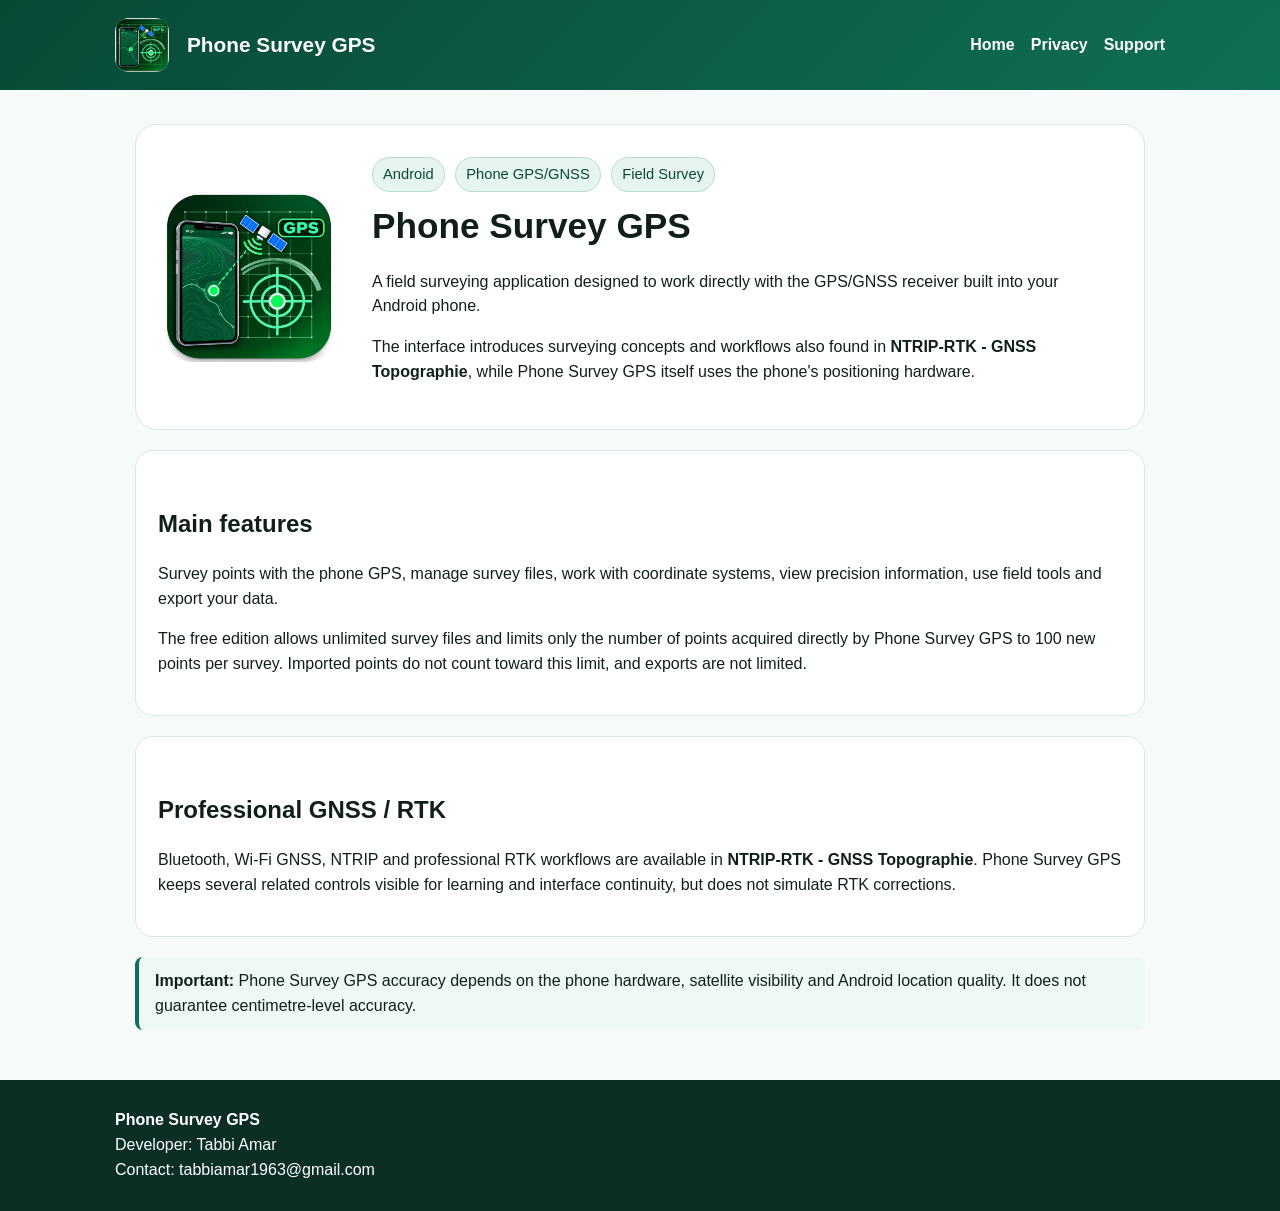
<file: index.html>
<!doctype html>
<html lang="en">
<head>
  <meta charset="utf-8">
  <meta name="viewport" content="width=device-width,initial-scale=1">
  <title>Phone Survey GPS</title>
  <meta name="description" content="Phone Survey GPS is a field surveying application using the phone's built-in GPS/GNSS.">
  <link rel="stylesheet" href="styles.css">
</head>
<body>
<header>
  <nav>
    <img src="phone-survey-gps-icon.png" alt="Phone Survey GPS icon">
    <div class="brand">Phone Survey GPS</div>
    <div class="links">
      <a href="index.html">Home</a>
      <a href="privacy.html">Privacy</a>
      <a href="support.html">Support</a>
    </div>
  </nav>
</header>
<main>
  <section class="hero">
    <img src="phone-survey-gps-icon.png" alt="Phone Survey GPS">
    <div>
      <span class="badge">Android</span>
      <span class="badge">Phone GPS/GNSS</span>
      <span class="badge">Field Survey</span>
      <h1>Phone Survey GPS</h1>
      <p>
        A field surveying application designed to work directly with the GPS/GNSS receiver
        built into your Android phone.
      </p>
      <p>
        The interface introduces surveying concepts and workflows also found in
        <strong>NTRIP-RTK - GNSS Topographie</strong>, while Phone Survey GPS itself
        uses the phone's positioning hardware.
      </p>
    </div>
  </section>

  <section class="card">
    <h2>Main features</h2>
    <p>
      Survey points with the phone GPS, manage survey files, work with coordinate systems,
      view precision information, use field tools and export your data.
    </p>
    <p>
      The free edition allows unlimited survey files and limits only the number of
      points acquired directly by Phone Survey GPS to 100 new points per survey.
      Imported points do not count toward this limit, and exports are not limited.
    </p>
  </section>

  <section class="card">
    <h2>Professional GNSS / RTK</h2>
    <p>
      Bluetooth, Wi-Fi GNSS, NTRIP and professional RTK workflows are available in
      <strong>NTRIP-RTK - GNSS Topographie</strong>. Phone Survey GPS keeps several
      related controls visible for learning and interface continuity, but does not
      simulate RTK corrections.
    </p>
  </section>

  <section class="notice">
    <strong>Important:</strong> Phone Survey GPS accuracy depends on the phone hardware,
    satellite visibility and Android location quality. It does not guarantee centimetre-level accuracy.
  </section>
</main>
<footer>
  <div class="inner">
    <strong>Phone Survey GPS</strong><br>
    <span>Developer: Tabbi Amar</span><br>
    <span>Contact: tabbiamar1963@gmail.com</span>
  </div>
</footer>
</body>
</html>
</file>
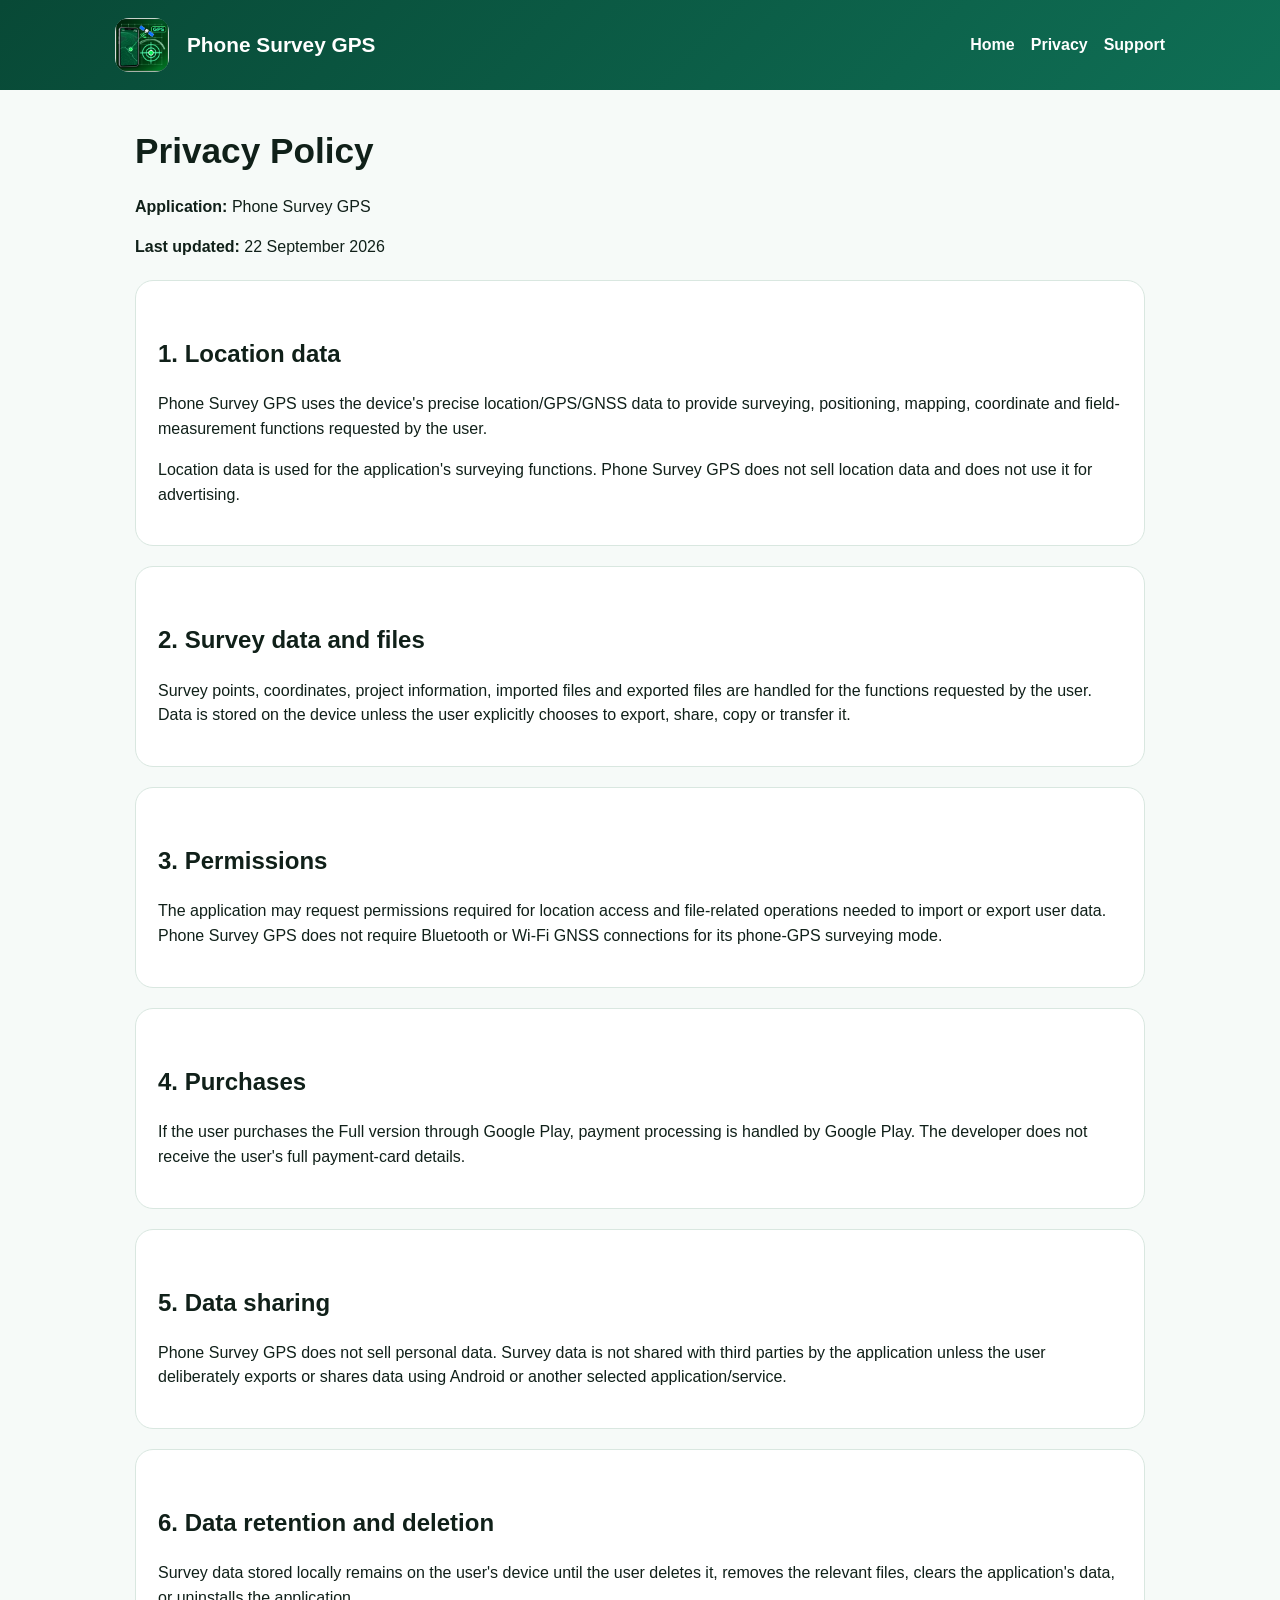
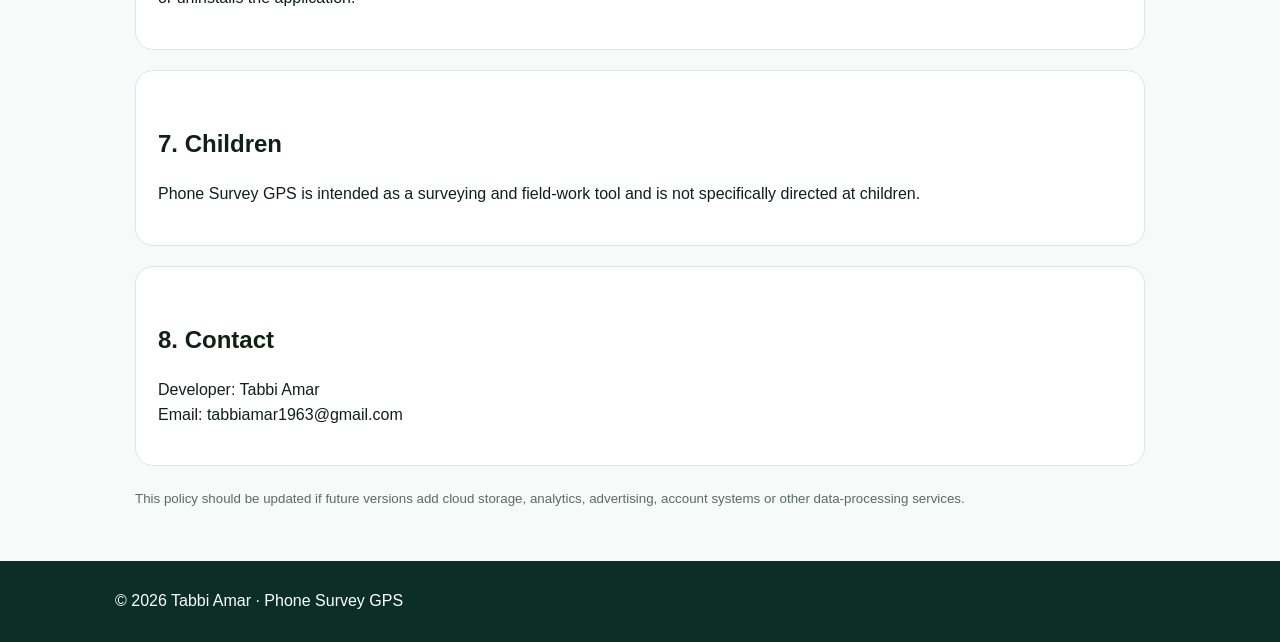
<file: privacy.html>
<!doctype html>
<html lang="en">
<head>
  <meta charset="utf-8">
  <meta name="viewport" content="width=device-width,initial-scale=1">
  <title>Privacy Policy - Phone Survey GPS</title>
  <link rel="stylesheet" href="styles.css">
</head>
<body>
<header>
  <nav>
    <img src="phone-survey-gps-icon.png" alt="Phone Survey GPS icon">
    <div class="brand">Phone Survey GPS</div>
    <div class="links">
      <a href="index.html">Home</a>
      <a href="privacy.html">Privacy</a>
      <a href="support.html">Support</a>
    </div>
  </nav>
</header>
<main>
  <h1>Privacy Policy</h1>
  <p><strong>Application:</strong> Phone Survey GPS</p>
  <p><strong>Last updated:</strong> 22 September 2026</p>

  <div class="card">
    <h2>1. Location data</h2>
    <p>
      Phone Survey GPS uses the device's precise location/GPS/GNSS data to provide
      surveying, positioning, mapping, coordinate and field-measurement functions requested
      by the user.
    </p>
    <p>
      Location data is used for the application's surveying functions. Phone Survey GPS
      does not sell location data and does not use it for advertising.
    </p>
  </div>

  <div class="card">
    <h2>2. Survey data and files</h2>
    <p>
      Survey points, coordinates, project information, imported files and exported files
      are handled for the functions requested by the user. Data is stored on the device
      unless the user explicitly chooses to export, share, copy or transfer it.
    </p>
  </div>

  <div class="card">
    <h2>3. Permissions</h2>
    <p>
      The application may request permissions required for location access and file-related
      operations needed to import or export user data. Phone Survey GPS does not require
      Bluetooth or Wi-Fi GNSS connections for its phone-GPS surveying mode.
    </p>
  </div>

  <div class="card">
    <h2>4. Purchases</h2>
    <p>
      If the user purchases the Full version through Google Play, payment processing is
      handled by Google Play. The developer does not receive the user's full payment-card details.
    </p>
  </div>

  <div class="card">
    <h2>5. Data sharing</h2>
    <p>
      Phone Survey GPS does not sell personal data. Survey data is not shared with third
      parties by the application unless the user deliberately exports or shares data using
      Android or another selected application/service.
    </p>
  </div>

  <div class="card">
    <h2>6. Data retention and deletion</h2>
    <p>
      Survey data stored locally remains on the user's device until the user deletes it,
      removes the relevant files, clears the application's data, or uninstalls the application.
    </p>
  </div>

  <div class="card">
    <h2>7. Children</h2>
    <p>
      Phone Survey GPS is intended as a surveying and field-work tool and is not specifically
      directed at children.
    </p>
  </div>

  <div class="card">
    <h2>8. Contact</h2>
    <p>
      Developer: Tabbi Amar<br>
      Email: tabbiamar1963@gmail.com
    </p>
  </div>

  <p><small>
    This policy should be updated if future versions add cloud storage, analytics,
    advertising, account systems or other data-processing services.
  </small></p>
</main>
<footer>
  <div class="inner">© 2026 Tabbi Amar · Phone Survey GPS</div>
</footer>
</body>
</html>
</file>
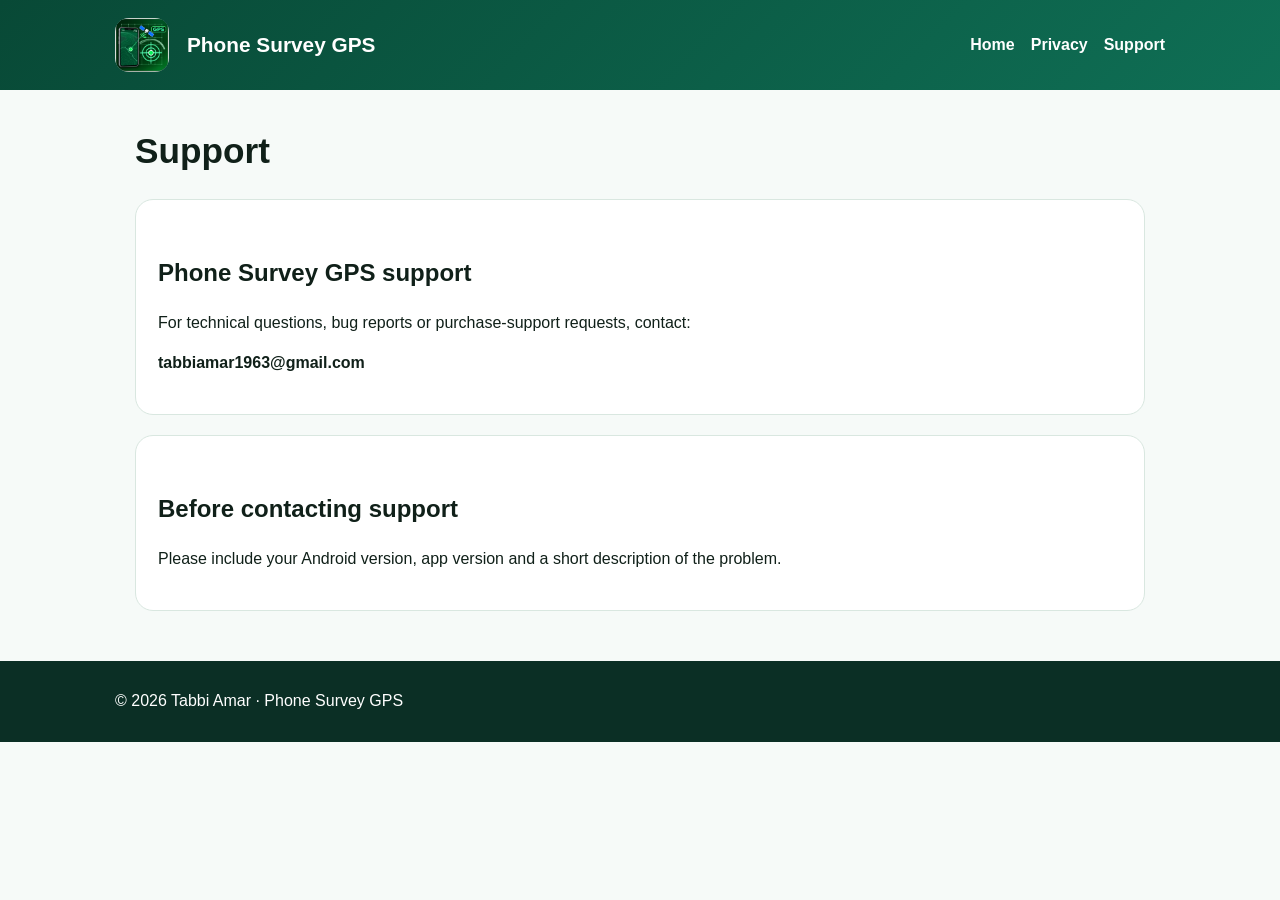
<file: support.html>
<!doctype html>
<html lang="en">
<head>
  <meta charset="utf-8">
  <meta name="viewport" content="width=device-width,initial-scale=1">
  <title>Support - Phone Survey GPS</title>
  <link rel="stylesheet" href="styles.css">
</head>
<body>
<header>
  <nav>
    <img src="phone-survey-gps-icon.png" alt="Phone Survey GPS icon">
    <div class="brand">Phone Survey GPS</div>
    <div class="links">
      <a href="index.html">Home</a>
      <a href="privacy.html">Privacy</a>
      <a href="support.html">Support</a>
    </div>
  </nav>
</header>
<main>
  <h1>Support</h1>
  <div class="card">
    <h2>Phone Survey GPS support</h2>
    <p>
      For technical questions, bug reports or purchase-support requests, contact:
    </p>
    <p><strong>tabbiamar1963@gmail.com</strong></p>
  </div>

  <div class="card">
    <h2>Before contacting support</h2>
    <p>Please include your Android version, app version and a short description of the problem.</p>
  </div>
</main>
<footer>
  <div class="inner">© 2026 Tabbi Amar · Phone Survey GPS</div>
</footer>
</body>
</html>
</file>
<file: styles.css>
:root{
  --brand:#0f6f55;
  --brand-dark:#084936;
  --ink:#102019;
  --muted:#5b6b64;
  --bg:#f6faf8;
  --card:#ffffff;
  --line:#d9e7e0;
}
*{box-sizing:border-box}
body{
  margin:0;
  font-family:Arial,Helvetica,sans-serif;
  color:var(--ink);
  background:var(--bg);
  line-height:1.55;
}
header{
  background:linear-gradient(135deg,var(--brand-dark),var(--brand));
  color:white;
  padding:18px 24px;
}
nav{
  max-width:1050px;
  margin:auto;
  display:flex;
  align-items:center;
  gap:18px;
}
nav img{width:54px;height:54px;border-radius:14px;object-fit:cover}
nav .brand{font-size:1.3rem;font-weight:700}
nav .links{margin-left:auto;display:flex;gap:16px;flex-wrap:wrap}
nav a{color:white;text-decoration:none;font-weight:600}
main{max-width:1050px;margin:34px auto;padding:0 20px}
.hero{
  display:grid;
  grid-template-columns:180px 1fr;
  gap:28px;
  align-items:center;
  background:var(--card);
  border:1px solid var(--line);
  border-radius:22px;
  padding:28px;
}
.hero img{width:170px;max-width:100%;border-radius:28px}
h1{font-size:2.2rem;margin:.2rem 0}
h2{margin-top:2rem}
.badge{
  display:inline-block;
  background:#e7f5ef;
  color:var(--brand-dark);
  border:1px solid #b8dccd;
  border-radius:999px;
  padding:5px 10px;
  margin:4px 6px 4px 0;
  font-size:.92rem;
}
.card{
  background:var(--card);
  border:1px solid var(--line);
  border-radius:18px;
  padding:22px;
  margin:20px 0;
}
.notice{
  border-left:4px solid var(--brand);
  padding:12px 16px;
  background:#eef8f4;
  border-radius:8px;
}
footer{
  margin-top:50px;
  background:#0b2f25;
  color:white;
  padding:28px 20px;
}
footer .inner{max-width:1050px;margin:auto}
footer a{color:white}
small{color:var(--muted)}
@media (max-width:700px){
  .hero{grid-template-columns:1fr;text-align:center}
  .hero img{margin:auto}
  nav{align-items:flex-start;flex-wrap:wrap}
  nav .links{margin-left:0}
}
</file>
